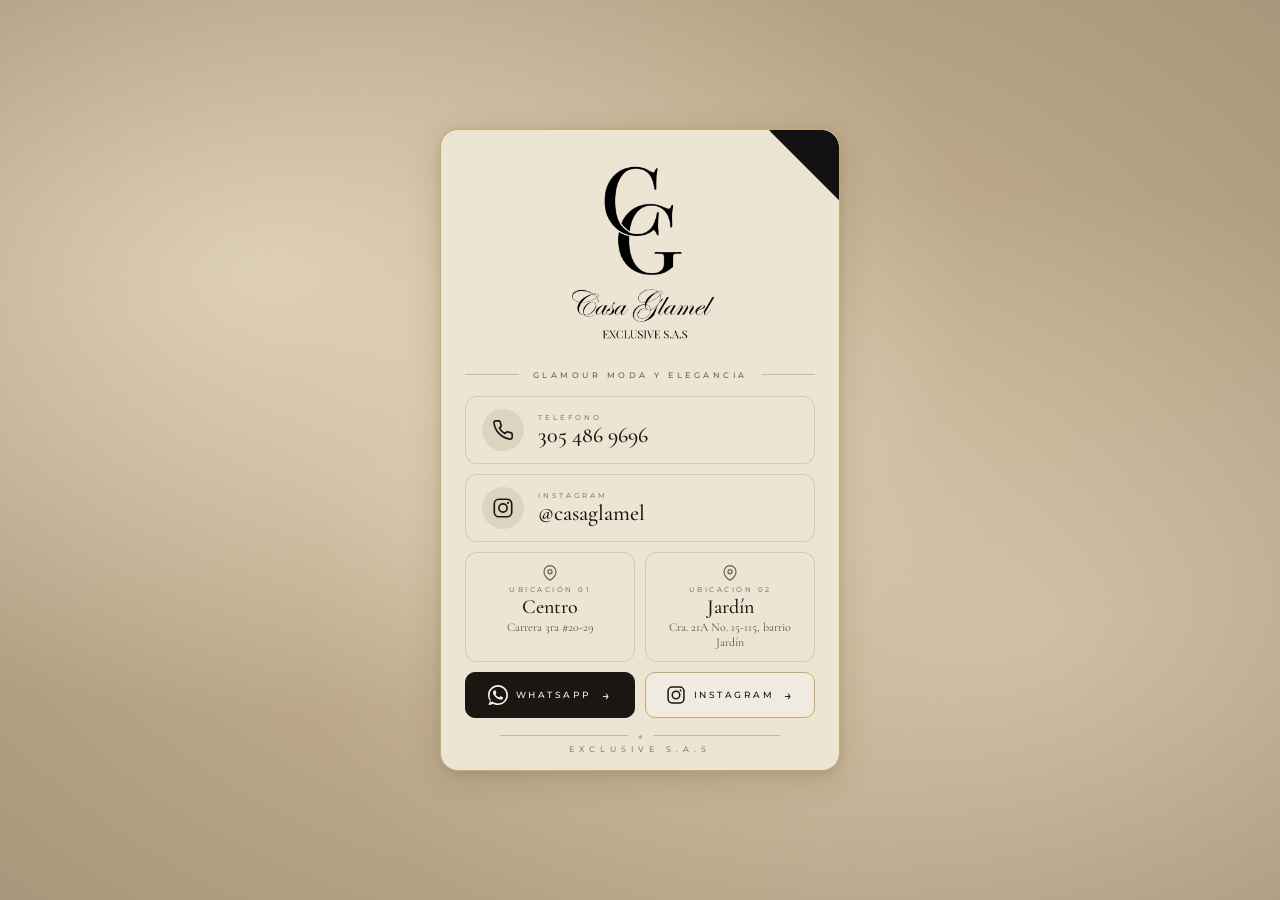
<file: index.html>
<!DOCTYPE html>
<html lang="es">
<head>
  <meta charset="UTF-8" />
  <meta name="viewport" content="width=device-width, initial-scale=1.0, maximum-scale=1.0" />
  <meta name="theme-color" content="#d4c5a9" />
  <meta name="description" content="Casa Glamel Exclusive S.A.S — Glamour, moda y elegancia. Contáctanos por WhatsApp o Instagram. Sedes Centro y Jardín." />
  <title>Casa Glamel | Exclusive S.A.S</title>

  <link rel="icon" type="image/png" href="/assets/images/logo.png" />

  <link rel="preconnect" href="https://fonts.googleapis.com" />
  <link rel="preconnect" href="https://fonts.gstatic.com" crossorigin />
  <link
    href="https://fonts.googleapis.com/css2?family=Cormorant+Garamond:ital,wght@0,400;0,500;0,600;1,400;1,500&family=Montserrat:wght@400;500;600&family=Playfair+Display:ital,wght@0,400;0,500;0,600;1,400;1,500&display=swap"
    rel="stylesheet"
  />

  <link rel="stylesheet" href="/css/styles.css" />
</head>
<body>
  <main class="card">

    <!-- Corte diagonal arriba-derecha -->
    <div class="card__corner" aria-hidden="true"></div>

    <!-- Logo -->
    <header class="hero">
      <img class="hero__logo" src="/assets/images/logo.png" alt="Casa Glamel — monograma GG" />
    </header>

    <!-- Tagline -->
    <p class="tagline">GLAMOUR MODA Y ELEGANCIA</p>

    <!-- Contacto -->
    <section class="contact" aria-label="Contacto">
      <a class="contact__card" href="tel:+573054869696">
        <span class="contact__icon contact__icon--phone">
          <svg viewBox="0 0 24 24" width="22" height="22" fill="none" stroke="currentColor" stroke-width="1.8" stroke-linecap="round" stroke-linejoin="round"><path d="M22 16.92v3a2 2 0 0 1-2.18 2 19.79 19.79 0 0 1-8.63-3.07 19.5 19.5 0 0 1-6-6 19.79 19.79 0 0 1-3.07-8.67A2 2 0 0 1 4.11 2h3a2 2 0 0 1 2 1.72c.127.96.362 1.903.7 2.81a2 2 0 0 1-.45 2.11L8.09 9.91a16 16 0 0 0 6 6l1.27-1.27a2 2 0 0 1 2.11-.45c.907.338 1.85.573 2.81.7A2 2 0 0 1 22 16.92z"/></svg>
        </span>
        <span class="contact__info">
          <span class="contact__label">TELÉFONO</span>
          <span class="contact__value">305 486 9696</span>
        </span>
      </a>
      <a class="contact__card" href="https://www.instagram.com/casaglamel/" target="_blank" rel="noopener">
        <span class="contact__icon contact__icon--ig">
          <svg viewBox="0 0 24 24" width="22" height="22" fill="none" stroke="currentColor" stroke-width="1.8" stroke-linecap="round" stroke-linejoin="round"><rect x="2.5" y="2.5" width="19" height="19" rx="5"/><circle cx="12" cy="12" r="4.5"/><circle cx="17.5" cy="6.5" r="1.2" fill="currentColor" stroke="none"/></svg>
        </span>
        <span class="contact__info">
          <span class="contact__label">INSTAGRAM</span>
          <span class="contact__value">@casaglamel</span>
        </span>
      </a>
    </section>

    <!-- Ubicaciones -->
    <section class="locations" aria-label="Ubicaciones">
      <a
        class="location"
        href="https://www.google.com/maps/place/Casa+Glamel+Exclusive+S.A.S/@11.2416362,-74.2155552,17.05z/data=!4m6!3m5!1s0x8ef4f57c8e496e3f:0xbb39d08a3ac43007!8m2!3d11.241648!4d-74.2130069!16s%2Fg%2F11bbrgfq_g?hl=es-419&entry=ttu&g_ep=EgoyMDI2MDkwOC4wIKXMDSoASAFQAw%3D%3D"
        target="_blank"
        rel="noopener"
      >
        <svg class="location__pin" viewBox="0 0 24 24" width="16" height="16" fill="none" stroke="currentColor" stroke-width="1.8" stroke-linecap="round" stroke-linejoin="round"><path d="M21 10c0 7-9 13-9 13s-9-6-9-13a9 9 0 0 1 18 0z"/><circle cx="12" cy="10" r="3"/></svg>
        <span class="location__tag">UBICACIÓN 01</span>
        <strong class="location__name">Centro</strong>
        <p class="location__addr">Carrera 3ra #20-29</p>
      </a>
      <a
        class="location"
        href="https://www.google.com/maps/place/Casa+Glamel+bodega/@11.2394691,-74.1922973,17z/data=!3m1!4b1!4m6!3m5!1s0x8ef4f5003e400147:0x56c1f2d7206343e8!8m2!3d11.2394691!4d-74.1897224!16s%2Fg%2F11y24k2vr5?hl=es-419&entry=ttu&g_ep=EgoyMDI2MDkwOC4wIKXMDSoASAFQAw%3D%3D"
        target="_blank"
        rel="noopener"
      >
        <svg class="location__pin" viewBox="0 0 24 24" width="16" height="16" fill="none" stroke="currentColor" stroke-width="1.8" stroke-linecap="round" stroke-linejoin="round"><path d="M21 10c0 7-9 13-9 13s-9-6-9-13a9 9 0 0 1 18 0z"/><circle cx="12" cy="10" r="3"/></svg>
        <span class="location__tag">UBICACIÓN 02</span>
        <strong class="location__name">Jardín</strong>
        <p class="location__addr">Cra. 21A No. 15-115, barrio Jardín</p>
      </a>
    </section>

    <!-- Botones -->
    <nav class="actions" aria-label="Acciones">
      <a class="btn btn--dark" href="https://wa.me/573054869696" target="_blank" rel="noopener">
        <svg viewBox="0 0 24 24" width="20" height="20" fill="currentColor"><path d="M17.472 14.382c-.297-.149-1.758-.867-2.03-.967-.273-.099-.471-.148-.67.15-.197.297-.767.966-.94 1.164-.173.199-.347.223-.644.075-.297-.15-1.255-.463-2.39-1.475-.883-.788-1.48-1.761-1.653-2.059-.173-.297-.018-.458.13-.606.134-.133.298-.347.446-.52.149-.174.198-.298.298-.497.099-.198.05-.371-.025-.52-.075-.149-.669-1.612-.916-2.207-.242-.579-.487-.5-.669-.51-.173-.008-.371-.01-.57-.01-.198 0-.52.074-.792.372-.272.297-1.04 1.016-1.04 2.479 0 1.462 1.065 2.875 1.213 3.074.149.198 2.096 3.2 5.077 4.487.709.306 1.262.489 1.694.625.712.227 1.36.195 1.871.118.571-.085 1.758-.719 2.006-1.413.248-.694.248-1.289.173-1.413-.074-.124-.272-.198-.57-.347z"/><path d="M12 0C5.373 0 0 5.373 0 12c0 2.625.846 5.059 2.284 7.034L.789 23.492a.5.5 0 0 0 .627.616l4.584-1.18A11.952 11.952 0 0 0 12 24c6.627 0 12-5.373 12-12S18.627 0 12 0zm0 22c-2.319 0-4.478-.663-6.32-1.806l-.442-.282-2.708.699.724-2.643-.291-.46A9.953 9.953 0 0 1 2 12C2 6.486 6.486 2 12 2s10 4.486 10 10-4.486 10-10 10z"/></svg>
        <span>WHATSAPP</span>
        <span class="btn__arrow">→</span>
      </a>
      <a class="btn btn--light" href="https://www.instagram.com/casaglamel/" target="_blank" rel="noopener">
        <svg viewBox="0 0 24 24" width="20" height="20" fill="none" stroke="currentColor" stroke-width="1.8" stroke-linecap="round" stroke-linejoin="round"><rect x="2.5" y="2.5" width="19" height="19" rx="5"/><circle cx="12" cy="12" r="4.5"/><circle cx="17.5" cy="6.5" r="1.2" fill="currentColor" stroke="none"/></svg>
        <span>INSTAGRAM</span>
        <span class="btn__arrow">→</span>
      </a>
    </nav>

    <!-- Footer -->
    <footer class="footer">
      <span class="footer__line"></span>
      <span class="footer__diamond">◆</span>
      <span class="footer__line"></span>
    </footer>
    <p class="footer__text">EXCLUSIVE S.A.S</p>

  </main>

  <script src="/js/main.js" defer></script>
</body>
</html>
</file>
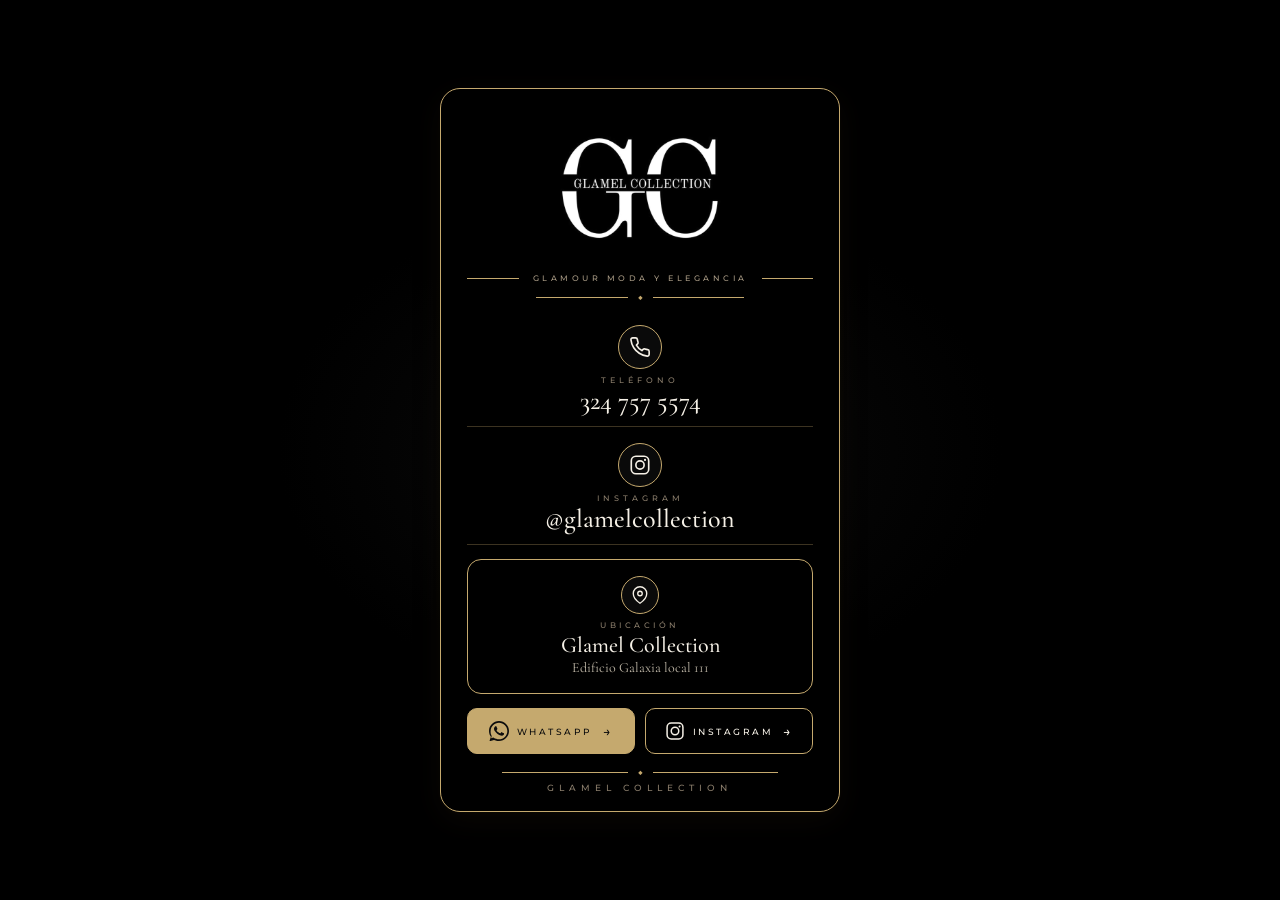
<file: casa2/index.html>
<!DOCTYPE html>
<html lang="es">
<head>
  <meta charset="UTF-8" />
  <meta name="viewport" content="width=device-width, initial-scale=1.0, maximum-scale=1.0" />
  <meta name="theme-color" content="#000000" />
  <meta name="description" content="Glamel Collection — Edificio Galaxia local 111. Contáctanos por WhatsApp o Instagram." />
  <title>Glamel Collection</title>

  <link rel="icon" type="image/jpeg" href="/casa2/logo.jpg" />

  <link rel="preconnect" href="https://fonts.googleapis.com" />
  <link rel="preconnect" href="https://fonts.gstatic.com" crossorigin />
  <link
    href="https://fonts.googleapis.com/css2?family=Cormorant+Garamond:ital,wght@0,400;0,500;0,600;1,400;1,500&family=Montserrat:wght@400;500;600&display=swap"
    rel="stylesheet"
  />

  <style>
    /* ==========================================================
       Glamel Collection — Casa2
       Fondo negro, esquinas curvas, contactos centrados
       ========================================================== */
    :root {
      --ink: #f5f0e6;
      --muted: #a89a84;
      --muted-light: #8a7d6b;
      --line: #c5a96e;
      --line-light: rgba(197, 169, 110, 0.3);
      --text-soft: #c0b8a8;
      --card-bg: #000000;
      --card-border: #c5a96e;
      --icon-bg: #0a0a0a;
      --btn-dark: #c5a96e;
      --btn-dark-text: #0d0d0d;
      --btn-light: transparent;
      --btn-light-border: #c5a96e;

      --font-serif: "Cormorant Garamond", Georgia, serif;
      --font-sans: "Montserrat", Arial, sans-serif;

      --card-width: min(92vw, 400px);
    }

    * { box-sizing: border-box; margin: 0; padding: 0; }
    html, body { width: 100%; height: 100%; overflow: hidden; }

    body {
      font-family: var(--font-sans);
      color: var(--ink);
      display: flex;
      justify-content: center;
      align-items: center;
      background:
        radial-gradient(ellipse at 50% 50%, #0a0a0a 0%, #000000 40%, #000000 100%);
    }

    /* ---- Tarjeta ---- */
    .card {
      width: var(--card-width);
      max-height: 94vh;
      overflow-y: auto;
      overflow-x: hidden;
      position: relative;
      background: var(--card-bg);
      border: 1.5px solid var(--card-border);
      border-radius: 20px;
      padding: 32px 26px 18px;
      display: flex;
      flex-direction: column;
      align-items: center;
      box-shadow: 0 8px 32px rgba(80,60,30,0.12), 0 2px 8px rgba(80,60,30,0.08);
    }

    .card::-webkit-scrollbar { width: 3px; }
    .card::-webkit-scrollbar-track { background: transparent; }
    .card::-webkit-scrollbar-thumb { background: var(--card-border); border-radius: 3px; }

    /* ---- Hero / Logo ---- */
    .hero {
      display: flex;
      flex-direction: column;
      align-items: center;
      margin-bottom: 8px;
      position: relative;
      z-index: 1;
    }

    .hero__logo {
      width: min(55vw, 190px);
      height: auto;
      margin-bottom: 10px;
      filter: invert(1);
      mix-blend-mode: screen;
    }

    /* ---- Tagline ---- */
    .tagline {
      display: flex;
      align-items: center;
      justify-content: center;
      gap: 14px;
      font-family: var(--font-sans);
      font-size: 8px;
      font-weight: 500;
      letter-spacing: 3.5px;
      color: var(--muted);
      margin: 0 0 6px;
      white-space: nowrap;
      position: relative;
      z-index: 1;
      width: 100%;
    }

    .tagline::before,
    .tagline::after {
      content: "";
      height: 1px;
      flex: 1;
      background: var(--line);
    }

    /* ---- Separador diamante ---- */
    .sep {
      display: flex;
      align-items: center;
      gap: 10px;
      width: 60%;
      margin: 4px 0 14px;
      position: relative;
      z-index: 1;
    }

    .sep__line {
      flex: 1;
      height: 1px;
      background: var(--line);
    }

    .sep__diamond {
      font-size: 8px;
      color: var(--line);
      line-height: 1;
    }

    /* ---- Contacto ---- */
    .contact {
      display: flex;
      flex-direction: column;
      gap: 6px;
      width: 100%;
      position: relative;
      z-index: 1;
    }

    .contact__item {
      display: flex;
      flex-direction: column;
      align-items: center;
      text-align: center;
      padding: 10px 0 12px;
      border-bottom: 1px solid var(--line-light);
    }

    .contact__item:last-child {
      border-bottom: 1px solid var(--line-light);
    }

    .contact__icon {
      display: flex;
      align-items: center;
      justify-content: center;
      width: 44px;
      height: 44px;
      border-radius: 50%;
      border: 1.5px solid var(--line);
      color: var(--ink);
      margin-bottom: 6px;
      background: var(--icon-bg);
    }

    .contact__label {
      font-family: var(--font-sans);
      font-size: 8px;
      font-weight: 500;
      letter-spacing: 4px;
      color: var(--muted-light);
      text-transform: uppercase;
      margin-bottom: 3px;
    }

    .contact__value {
      font-family: var(--font-serif);
      font-size: 26px;
      font-weight: 500;
      line-height: 1;
      color: var(--ink);
      text-decoration: none;
    }

    .contact__link {
      color: inherit;
      text-decoration: none;
    }

    /* ---- Ubicación ---- */
    .location {
      display: flex;
      flex-direction: column;
      align-items: center;
      text-align: center;
      padding: 16px 20px;
      background: var(--card-bg);
      border: 1.5px solid var(--line);
      border-radius: 14px;
      text-decoration: none;
      color: inherit;
      cursor: pointer;
      width: 100%;
      margin-top: 14px;
      position: relative;
      z-index: 1;
    }

    .location:hover { background: #0a0a0a; }

    .location__pin {
      display: flex;
      align-items: center;
      justify-content: center;
      width: 38px;
      height: 38px;
      border-radius: 50%;
      border: 1.5px solid var(--line);
      color: var(--ink);
      margin-bottom: 6px;
      background: var(--icon-bg);
    }

    .location__tag {
      font-family: var(--font-sans);
      font-size: 8px;
      font-weight: 500;
      letter-spacing: 3.5px;
      color: var(--muted-light);
      text-transform: uppercase;
      margin-bottom: 4px;
    }

    .location__name {
      font-family: var(--font-serif);
      font-size: 22px;
      font-weight: 500;
      display: block;
      line-height: 1;
      margin-bottom: 3px;
    }

    .location__addr {
      font-family: var(--font-serif);
      font-size: 14px;
      color: var(--text-soft);
      line-height: 1.3;
    }

    /* ---- Botones ---- */
    .actions {
      display: flex;
      gap: 10px;
      width: 100%;
      margin-top: 14px;
      position: relative;
      z-index: 1;
    }

    .btn {
      flex: 1;
      display: flex;
      align-items: center;
      justify-content: center;
      gap: 8px;
      padding: 12px 10px;
      text-decoration: none;
      font-family: var(--font-sans);
      font-size: 9px;
      font-weight: 500;
      letter-spacing: 2.5px;
      border-radius: 10px;
      cursor: pointer;
      transition: opacity 0.2s;
    }

    .btn:hover { opacity: 0.85; }
    .btn svg { flex-shrink: 0; }
    .btn__arrow { font-size: 13px; margin-left: 2px; }

    .btn--dark {
      background: var(--btn-dark);
      color: var(--btn-dark-text);
      border: 1.5px solid var(--btn-dark);
    }

    .btn--light {
      background: transparent;
      color: var(--ink);
      border: 1.5px solid var(--btn-light-border);
    }

    /* ---- Footer ---- */
    .footer {
      display: flex;
      flex-direction: column;
      align-items: center;
      width: 80%;
      margin-top: 14px;
      position: relative;
      z-index: 1;
    }

    .footer__lines {
      display: flex;
      align-items: center;
      gap: 10px;
      width: 100%;
      margin-bottom: 6px;
    }

    .footer__line {
      flex: 1;
      height: 1px;
      background: var(--line);
    }

    .footer__diamond {
      font-size: 8px;
      color: var(--line);
      line-height: 1;
    }

    .footer__text {
      font-family: var(--font-sans);
      font-size: 9px;
      font-weight: 500;
      letter-spacing: 5px;
      color: var(--muted-light);
    }

    /* ---- Responsive ---- */
    @media (max-height: 700px) {
      .card { padding: 22px 20px 14px; }
      .hero__logo { width: min(45vw, 150px); }
      .contact__icon { width: 38px; height: 38px; }
      .contact__value { font-size: 22px; }
      .location { padding: 12px 16px; }
      .location__name { font-size: 19px; }
    }
  </style>
</head>
<body>
  <main class="card">

    <header class="hero">
      <img class="hero__logo" src="/casa2/logo.jpg" alt="Glamel Collection — monograma GC" />
    </header>

    <p class="tagline">GLAMOUR MODA Y ELEGANCIA</p>

    <div class="sep" aria-hidden="true">
      <span class="sep__line"></span>
      <span class="sep__diamond">◆</span>
      <span class="sep__line"></span>
    </div>

    <section class="contact" aria-label="Contacto">
      <div class="contact__item">
        <span class="contact__icon">
          <svg viewBox="0 0 24 24" width="22" height="22" fill="none" stroke="currentColor" stroke-width="1.8" stroke-linecap="round" stroke-linejoin="round"><path d="M22 16.92v3a2 2 0 0 1-2.18 2 19.79 19.79 0 0 1-8.63-3.07 19.5 19.5 0 0 1-6-6 19.79 19.79 0 0 1-3.07-8.67A2 2 0 0 1 4.11 2h3a2 2 0 0 1 2 1.72c.127.96.362 1.903.7 2.81a2 2 0 0 1-.45 2.11L8.09 9.91a16 16 0 0 0 6 6l1.27-1.27a2 2 0 0 1 2.11-.45c.907.338 1.85.573 2.81.7A2 2 0 0 1 22 16.92z"/></svg>
        </span>
        <span class="contact__label">TELÉFONO</span>
        <a class="contact__value contact__link" href="tel:+573247575574">324 757 5574</a>
      </div>
      <div class="contact__item">
        <span class="contact__icon">
          <svg viewBox="0 0 24 24" width="22" height="22" fill="none" stroke="currentColor" stroke-width="1.8" stroke-linecap="round" stroke-linejoin="round"><rect x="2.5" y="2.5" width="19" height="19" rx="5"/><circle cx="12" cy="12" r="4.5"/><circle cx="17.5" cy="6.5" r="1.2" fill="currentColor" stroke="none"/></svg>
        </span>
        <span class="contact__label">INSTAGRAM</span>
        <a class="contact__value contact__link" href="https://www.instagram.com/glamelcollection?stkn=MXNrMHd6YmpsajBndQ==" target="_blank" rel="noopener">@glamelcollection</a>
      </div>
    </section>

    <a class="location" href="https://www.google.com/maps/search/?api=1&query=Edificio+Galaxia+Santa+Marta" target="_blank" rel="noopener">
      <span class="location__pin">
        <svg viewBox="0 0 24 24" width="18" height="18" fill="none" stroke="currentColor" stroke-width="1.8" stroke-linecap="round" stroke-linejoin="round"><path d="M21 10c0 7-9 13-9 13s-9-6-9-13a9 9 0 0 1 18 0z"/><circle cx="12" cy="10" r="3"/></svg>
      </span>
      <span class="location__tag">UBICACIÓN</span>
      <strong class="location__name">Glamel Collection</strong>
      <p class="location__addr">Edificio Galaxia local 111</p>
    </a>

    <nav class="actions" aria-label="Acciones">
      <a class="btn btn--dark" href="https://wa.me/573247575574" target="_blank" rel="noopener">
        <svg viewBox="0 0 24 24" width="20" height="20" fill="currentColor"><path d="M17.472 14.382c-.297-.149-1.758-.867-2.03-.967-.273-.099-.471-.148-.67.15-.197.297-.767.966-.94 1.164-.173.199-.347.223-.644.075-.297-.15-1.255-.463-2.39-1.475-.883-.788-1.48-1.761-1.653-2.059-.173-.297-.018-.458.13-.606.134-.133.298-.347.446-.52.149-.174.198-.298.298-.497.099-.198.05-.371-.025-.52-.075-.149-.669-1.612-.916-2.207-.242-.579-.487-.5-.669-.51-.173-.008-.371-.01-.57-.01-.198 0-.52.074-.792.372-.272.297-1.04 1.016-1.04 2.479 0 1.462 1.065 2.875 1.213 3.074.149.198 2.096 3.2 5.077 4.487.709.306 1.262.489 1.694.625.712.227 1.36.195 1.871.118.571-.085 1.758-.719 2.006-1.413.248-.694.248-1.289.173-1.413-.074-.124-.272-.198-.57-.347z"/><path d="M12 0C5.373 0 0 5.373 0 12c0 2.625.846 5.059 2.284 7.034L.789 23.492a.5.5 0 0 0 .627.616l4.584-1.18A11.952 11.952 0 0 0 12 24c6.627 0 12-5.373 12-12S18.627 0 12 0zm0 22c-2.319 0-4.478-.663-6.32-1.806l-.442-.282-2.708.699.724-2.643-.291-.46A9.953 9.953 0 0 1 2 12C2 6.486 6.486 2 12 2s10 4.486 10 10-4.486 10-10 10z"/></svg>
        <span>WHATSAPP</span>
        <span class="btn__arrow">→</span>
      </a>
      <a class="btn btn--light" href="https://www.instagram.com/glamelcollection?stkn=MXNrMHd6YmpsajBndQ==" target="_blank" rel="noopener">
        <svg viewBox="0 0 24 24" width="20" height="20" fill="none" stroke="currentColor" stroke-width="1.8" stroke-linecap="round" stroke-linejoin="round"><rect x="2.5" y="2.5" width="19" height="19" rx="5"/><circle cx="12" cy="12" r="4.5"/><circle cx="17.5" cy="6.5" r="1.2" fill="currentColor" stroke="none"/></svg>
        <span>INSTAGRAM</span>
        <span class="btn__arrow">→</span>
      </a>
    </nav>

    <div class="footer">
      <div class="footer__lines">
        <span class="footer__line"></span>
        <span class="footer__diamond">◆</span>
        <span class="footer__line"></span>
      </div>
      <span class="footer__text">GLAMEL COLLECTION</span>
    </div>
  </main>

  <script src="/js/main.js" defer></script>
</body>
</html>
</file>
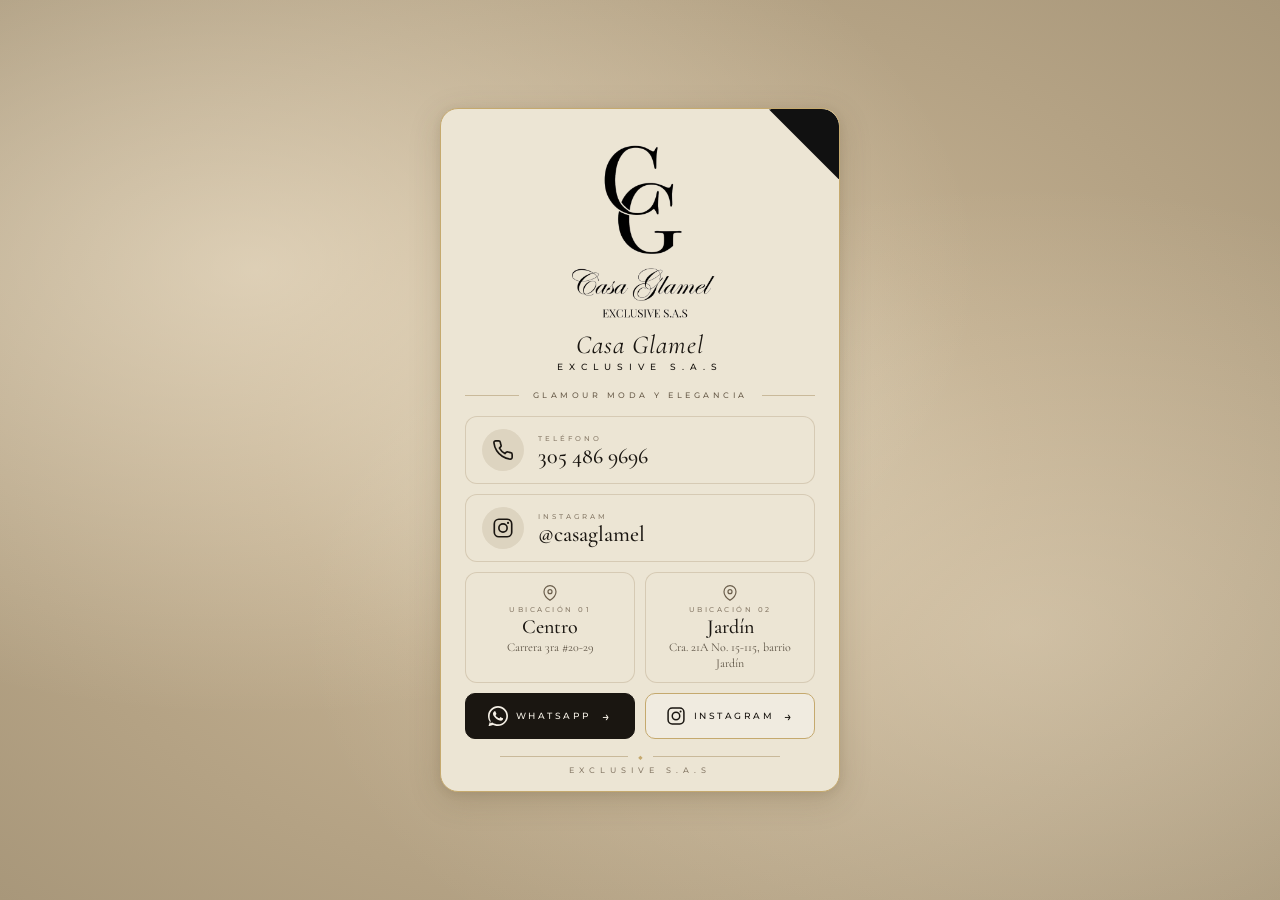
<file: casaglmaer/index.html>
<!DOCTYPE html>
<html lang="es">
<head>
  <meta charset="UTF-8" />
  <meta name="viewport" content="width=device-width, initial-scale=1.0, maximum-scale=1.0" />
  <meta name="theme-color" content="#d4c5a9" />
  <meta name="description" content="Casa Glamel Exclusive S.A.S — Glamour, moda y elegancia. Contáctanos por WhatsApp o Instagram. Sedes Centro y Jardín." />
  <title>Casa Glamel | Exclusive S.A.S</title>

  <link rel="icon" type="image/png" href="/assets/images/logo.png" />

  <link rel="preconnect" href="https://fonts.googleapis.com" />
  <link rel="preconnect" href="https://fonts.gstatic.com" crossorigin />
  <link
    href="https://fonts.googleapis.com/css2?family=Cormorant+Garamond:ital,wght@0,400;0,500;0,600;1,400;1,500&family=Montserrat:wght@400;500;600&family=Playfair+Display:ital,wght@0,400;0,500;0,600;1,400;1,500&display=swap"
    rel="stylesheet"
  />

  <link rel="stylesheet" href="/css/styles.css" />
</head>
<body>
  <main class="card">

    <!-- Corte diagonal arriba-derecha -->
    <div class="card__corner" aria-hidden="true"></div>

    <!-- Logo -->
    <header class="hero">
      <img class="hero__logo" src="/assets/images/logo.png" alt="Casa Glamel — monograma GG" />
      <h1 class="hero__name">Casa Glamel</h1>
      <p class="hero__sub">EXCLUSIVE S.A.S</p>
    </header>

    <!-- Tagline -->
    <p class="tagline">GLAMOUR MODA Y ELEGANCIA</p>

    <!-- Contacto -->
    <section class="contact" aria-label="Contacto">
      <a class="contact__card" href="tel:+573054869696">
        <span class="contact__icon contact__icon--phone">
          <svg viewBox="0 0 24 24" width="22" height="22" fill="none" stroke="currentColor" stroke-width="1.8" stroke-linecap="round" stroke-linejoin="round"><path d="M22 16.92v3a2 2 0 0 1-2.18 2 19.79 19.79 0 0 1-8.63-3.07 19.5 19.5 0 0 1-6-6 19.79 19.79 0 0 1-3.07-8.67A2 2 0 0 1 4.11 2h3a2 2 0 0 1 2 1.72c.127.96.362 1.903.7 2.81a2 2 0 0 1-.45 2.11L8.09 9.91a16 16 0 0 0 6 6l1.27-1.27a2 2 0 0 1 2.11-.45c.907.338 1.85.573 2.81.7A2 2 0 0 1 22 16.92z"/></svg>
        </span>
        <span class="contact__info">
          <span class="contact__label">TELÉFONO</span>
          <span class="contact__value">305 486 9696</span>
        </span>
      </a>
      <a class="contact__card" href="https://www.instagram.com/casaglamel/" target="_blank" rel="noopener">
        <span class="contact__icon contact__icon--ig">
          <svg viewBox="0 0 24 24" width="22" height="22" fill="none" stroke="currentColor" stroke-width="1.8" stroke-linecap="round" stroke-linejoin="round"><rect x="2.5" y="2.5" width="19" height="19" rx="5"/><circle cx="12" cy="12" r="4.5"/><circle cx="17.5" cy="6.5" r="1.2" fill="currentColor" stroke="none"/></svg>
        </span>
        <span class="contact__info">
          <span class="contact__label">INSTAGRAM</span>
          <span class="contact__value">@casaglamel</span>
        </span>
      </a>
    </section>

    <!-- Ubicaciones -->
    <section class="locations" aria-label="Ubicaciones">
      <a
        class="location"
        href="https://www.google.com/maps/place/Casa+Glamel+Exclusive+S.A.S/@11.2416362,-74.2155552,17.05z/data=!4m6!3m5!1s0x8ef4f57c8e496e3f:0xbb39d08a3ac43007!8m2!3d11.241648!4d-74.2130069!16s%2Fg%2F11bbrgfq_g?hl=es-419&entry=ttu&g_ep=EgoyMDI2MDkwOC4wIKXMDSoASAFQAw%3D%3D"
        target="_blank"
        rel="noopener"
      >
        <svg class="location__pin" viewBox="0 0 24 24" width="16" height="16" fill="none" stroke="currentColor" stroke-width="1.8" stroke-linecap="round" stroke-linejoin="round"><path d="M21 10c0 7-9 13-9 13s-9-6-9-13a9 9 0 0 1 18 0z"/><circle cx="12" cy="10" r="3"/></svg>
        <span class="location__tag">UBICACIÓN 01</span>
        <strong class="location__name">Centro</strong>
        <p class="location__addr">Carrera 3ra #20-29</p>
      </a>
      <a
        class="location"
        href="https://www.google.com/maps/place/Casa+Glamel+bodega/@11.2394691,-74.1922973,17z/data=!3m1!4b1!4m6!3m5!1s0x8ef4f5003e400147:0x56c1f2d7206343e8!8m2!3d11.2394691!4d-74.1897224!16s%2Fg%2F11y24k2vr5?hl=es-419&entry=ttu&g_ep=EgoyMDI2MDkwOC4wIKXMDSoASAFQAw%3D%3D"
        target="_blank"
        rel="noopener"
      >
        <svg class="location__pin" viewBox="0 0 24 24" width="16" height="16" fill="none" stroke="currentColor" stroke-width="1.8" stroke-linecap="round" stroke-linejoin="round"><path d="M21 10c0 7-9 13-9 13s-9-6-9-13a9 9 0 0 1 18 0z"/><circle cx="12" cy="10" r="3"/></svg>
        <span class="location__tag">UBICACIÓN 02</span>
        <strong class="location__name">Jardín</strong>
        <p class="location__addr">Cra. 21A No. 15-115, barrio Jardín</p>
      </a>
    </section>

    <!-- Botones -->
    <nav class="actions" aria-label="Acciones">
      <a class="btn btn--dark" href="https://wa.me/573054869696" target="_blank" rel="noopener">
        <svg viewBox="0 0 24 24" width="20" height="20" fill="currentColor"><path d="M17.472 14.382c-.297-.149-1.758-.867-2.03-.967-.273-.099-.471-.148-.67.15-.197.297-.767.966-.94 1.164-.173.199-.347.223-.644.075-.297-.15-1.255-.463-2.39-1.475-.883-.788-1.48-1.761-1.653-2.059-.173-.297-.018-.458.13-.606.134-.133.298-.347.446-.52.149-.174.198-.298.298-.497.099-.198.05-.371-.025-.52-.075-.149-.669-1.612-.916-2.207-.242-.579-.487-.5-.669-.51-.173-.008-.371-.01-.57-.01-.198 0-.52.074-.792.372-.272.297-1.04 1.016-1.04 2.479 0 1.462 1.065 2.875 1.213 3.074.149.198 2.096 3.2 5.077 4.487.709.306 1.262.489 1.694.625.712.227 1.36.195 1.871.118.571-.085 1.758-.719 2.006-1.413.248-.694.248-1.289.173-1.413-.074-.124-.272-.198-.57-.347z"/><path d="M12 0C5.373 0 0 5.373 0 12c0 2.625.846 5.059 2.284 7.034L.789 23.492a.5.5 0 0 0 .627.616l4.584-1.18A11.952 11.952 0 0 0 12 24c6.627 0 12-5.373 12-12S18.627 0 12 0zm0 22c-2.319 0-4.478-.663-6.32-1.806l-.442-.282-2.708.699.724-2.643-.291-.46A9.953 9.953 0 0 1 2 12C2 6.486 6.486 2 12 2s10 4.486 10 10-4.486 10-10 10z"/></svg>
        <span>WHATSAPP</span>
        <span class="btn__arrow">→</span>
      </a>
      <a class="btn btn--light" href="https://www.instagram.com/casaglamel/" target="_blank" rel="noopener">
        <svg viewBox="0 0 24 24" width="20" height="20" fill="none" stroke="currentColor" stroke-width="1.8" stroke-linecap="round" stroke-linejoin="round"><rect x="2.5" y="2.5" width="19" height="19" rx="5"/><circle cx="12" cy="12" r="4.5"/><circle cx="17.5" cy="6.5" r="1.2" fill="currentColor" stroke="none"/></svg>
        <span>INSTAGRAM</span>
        <span class="btn__arrow">→</span>
      </a>
    </nav>

    <!-- Footer -->
    <footer class="footer">
      <span class="footer__line"></span>
      <span class="footer__diamond">◆</span>
      <span class="footer__line"></span>
    </footer>
    <p class="footer__text">EXCLUSIVE S.A.S</p>

  </main>

  <script src="/js/main.js" defer></script>
</body>
</html>
</file>
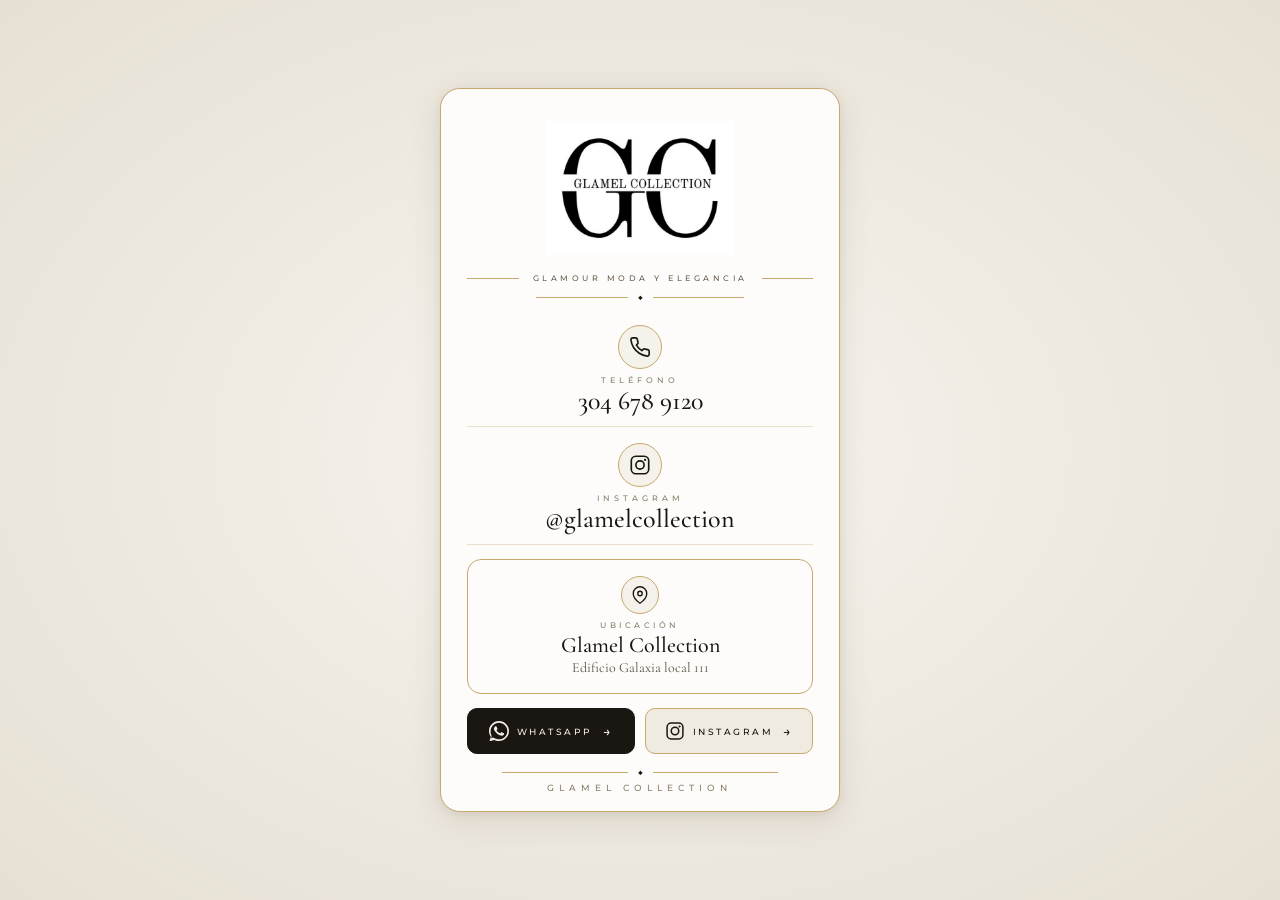
<file: casaglmaer/casa2/index.html>
<!DOCTYPE html>
<html lang="es">
<head>
  <meta charset="UTF-8" />
  <meta name="viewport" content="width=device-width, initial-scale=1.0, maximum-scale=1.0" />
  <meta name="theme-color" content="#f5f0e6" />
  <meta name="description" content="Glamel Collection — Edificio Galaxia local 111. Contáctanos por WhatsApp o Instagram." />
  <title>Glamel Collection</title>

  <link rel="icon" type="image/jpeg" href="/casa2/logo.jpg" />

  <link rel="preconnect" href="https://fonts.googleapis.com" />
  <link rel="preconnect" href="https://fonts.gstatic.com" crossorigin />
  <link
    href="https://fonts.googleapis.com/css2?family=Cormorant+Garamond:ital,wght@0,400;0,500;0,600;1,400;1,500&family=Montserrat:wght@400;500;600&display=swap"
    rel="stylesheet"
  />

  <style>
    /* ==========================================================
       Glamel Collection — Casa2
       Fondo blanco, esquinas curvas, contactos centrados
       ========================================================== */
    :root {
      --ink: #1a1611;
      --muted: #6b5e4c;
      --muted-light: #8a7d6b;
      --line: #c5a96e;
      --line-light: rgba(197, 169, 110, 0.35);
      --text-soft: #5a5042;
      --card-bg: #fdfcfa;
      --card-border: #c5a96e;
      --icon-bg: #f5f2eb;
      --btn-dark: #1a1611;
      --btn-dark-text: #f5f0e6;
      --btn-light: #f0ebe0;
      --btn-light-border: #c5a96e;

      --font-serif: "Cormorant Garamond", Georgia, serif;
      --font-sans: "Montserrat", Arial, sans-serif;

      --card-width: min(92vw, 400px);
    }

    * { box-sizing: border-box; margin: 0; padding: 0; }
    html, body { width: 100%; height: 100%; overflow: hidden; }

    body {
      font-family: var(--font-sans);
      color: var(--ink);
      display: flex;
      justify-content: center;
      align-items: center;
      background:
        radial-gradient(ellipse at 50% 50%, #f8f6f0 0%, #f0ece4 40%, #e6e0d4 100%);
    }

    /* ---- Tarjeta ---- */
    .card {
      width: var(--card-width);
      max-height: 94vh;
      overflow-y: auto;
      overflow-x: hidden;
      position: relative;
      background: var(--card-bg);
      border: 1.5px solid var(--card-border);
      border-radius: 20px;
      padding: 32px 26px 18px;
      display: flex;
      flex-direction: column;
      align-items: center;
      box-shadow: 0 8px 32px rgba(80,60,30,0.12), 0 2px 8px rgba(80,60,30,0.08);
    }

    .card::-webkit-scrollbar { width: 3px; }
    .card::-webkit-scrollbar-track { background: transparent; }
    .card::-webkit-scrollbar-thumb { background: var(--card-border); border-radius: 3px; }

    /* ---- Hero / Logo ---- */
    .hero {
      display: flex;
      flex-direction: column;
      align-items: center;
      margin-bottom: 8px;
      position: relative;
      z-index: 1;
    }

    .hero__logo {
      width: min(55vw, 190px);
      height: auto;
      margin-bottom: 10px;
    }

    /* ---- Tagline ---- */
    .tagline {
      display: flex;
      align-items: center;
      justify-content: center;
      gap: 14px;
      font-family: var(--font-sans);
      font-size: 8px;
      font-weight: 500;
      letter-spacing: 3.5px;
      color: var(--muted);
      margin: 0 0 6px;
      white-space: nowrap;
      position: relative;
      z-index: 1;
      width: 100%;
    }

    .tagline::before,
    .tagline::after {
      content: "";
      height: 1px;
      flex: 1;
      background: var(--line);
    }

    /* ---- Separador diamante ---- */
    .sep {
      display: flex;
      align-items: center;
      gap: 10px;
      width: 60%;
      margin: 4px 0 14px;
      position: relative;
      z-index: 1;
    }

    .sep__line {
      flex: 1;
      height: 1px;
      background: var(--line);
    }

    .sep__diamond {
      font-size: 8px;
      color: var(--ink);
      line-height: 1;
    }

    /* ---- Contacto ---- */
    .contact {
      display: flex;
      flex-direction: column;
      gap: 6px;
      width: 100%;
      position: relative;
      z-index: 1;
    }

    .contact__item {
      display: flex;
      flex-direction: column;
      align-items: center;
      text-align: center;
      padding: 10px 0 12px;
      border-bottom: 1px solid var(--line-light);
    }

    .contact__item:last-child {
      border-bottom: 1px solid var(--line-light);
    }

    .contact__icon {
      display: flex;
      align-items: center;
      justify-content: center;
      width: 44px;
      height: 44px;
      border-radius: 50%;
      border: 1.5px solid var(--line);
      color: var(--ink);
      margin-bottom: 6px;
      background: var(--icon-bg);
    }

    .contact__label {
      font-family: var(--font-sans);
      font-size: 8px;
      font-weight: 500;
      letter-spacing: 4px;
      color: var(--muted-light);
      text-transform: uppercase;
      margin-bottom: 3px;
    }

    .contact__value {
      font-family: var(--font-serif);
      font-size: 26px;
      font-weight: 500;
      line-height: 1;
      color: var(--ink);
      text-decoration: none;
    }

    .contact__link {
      color: inherit;
      text-decoration: none;
    }

    /* ---- Ubicación ---- */
    .location {
      display: flex;
      flex-direction: column;
      align-items: center;
      text-align: center;
      padding: 16px 20px;
      background: var(--card-bg);
      border: 1.5px solid var(--line);
      border-radius: 14px;
      text-decoration: none;
      color: inherit;
      cursor: pointer;
      width: 100%;
      margin-top: 14px;
      position: relative;
      z-index: 1;
    }

    .location:hover { background: #f5f2eb; }

    .location__pin {
      display: flex;
      align-items: center;
      justify-content: center;
      width: 38px;
      height: 38px;
      border-radius: 50%;
      border: 1.5px solid var(--line);
      color: var(--ink);
      margin-bottom: 6px;
      background: var(--icon-bg);
    }

    .location__tag {
      font-family: var(--font-sans);
      font-size: 8px;
      font-weight: 500;
      letter-spacing: 3.5px;
      color: var(--muted-light);
      text-transform: uppercase;
      margin-bottom: 4px;
    }

    .location__name {
      font-family: var(--font-serif);
      font-size: 22px;
      font-weight: 500;
      display: block;
      line-height: 1;
      margin-bottom: 3px;
    }

    .location__addr {
      font-family: var(--font-serif);
      font-size: 14px;
      color: var(--text-soft);
      line-height: 1.3;
    }

    /* ---- Botones ---- */
    .actions {
      display: flex;
      gap: 10px;
      width: 100%;
      margin-top: 14px;
      position: relative;
      z-index: 1;
    }

    .btn {
      flex: 1;
      display: flex;
      align-items: center;
      justify-content: center;
      gap: 8px;
      padding: 12px 10px;
      text-decoration: none;
      font-family: var(--font-sans);
      font-size: 9px;
      font-weight: 500;
      letter-spacing: 2.5px;
      border-radius: 10px;
      cursor: pointer;
      transition: opacity 0.2s;
    }

    .btn:hover { opacity: 0.85; }
    .btn svg { flex-shrink: 0; }
    .btn__arrow { font-size: 13px; margin-left: 2px; }

    .btn--dark {
      background: var(--btn-dark);
      color: var(--btn-dark-text);
      border: 1.5px solid var(--btn-dark);
    }

    .btn--light {
      background: var(--btn-light);
      color: var(--ink);
      border: 1.5px solid var(--btn-light-border);
    }

    /* ---- Footer ---- */
    .footer {
      display: flex;
      flex-direction: column;
      align-items: center;
      width: 80%;
      margin-top: 14px;
      position: relative;
      z-index: 1;
    }

    .footer__lines {
      display: flex;
      align-items: center;
      gap: 10px;
      width: 100%;
      margin-bottom: 6px;
    }

    .footer__line {
      flex: 1;
      height: 1px;
      background: var(--line);
    }

    .footer__diamond {
      font-size: 8px;
      color: var(--ink);
      line-height: 1;
    }

    .footer__text {
      font-family: var(--font-sans);
      font-size: 9px;
      font-weight: 500;
      letter-spacing: 5px;
      color: var(--muted-light);
    }

    /* ---- Responsive ---- */
    @media (max-height: 700px) {
      .card { padding: 22px 20px 14px; }
      .hero__logo { width: min(45vw, 150px); }
      .contact__icon { width: 38px; height: 38px; }
      .contact__value { font-size: 22px; }
      .location { padding: 12px 16px; }
      .location__name { font-size: 19px; }
    }
  </style>
</head>
<body>
  <main class="card">

    <header class="hero">
      <img class="hero__logo" src="/casa2/logo.jpg" alt="Glamel Collection — monograma GC" />
    </header>

    <p class="tagline">GLAMOUR MODA Y ELEGANCIA</p>

    <div class="sep" aria-hidden="true">
      <span class="sep__line"></span>
      <span class="sep__diamond">◆</span>
      <span class="sep__line"></span>
    </div>

    <section class="contact" aria-label="Contacto">
      <div class="contact__item">
        <span class="contact__icon">
          <svg viewBox="0 0 24 24" width="22" height="22" fill="none" stroke="currentColor" stroke-width="1.8" stroke-linecap="round" stroke-linejoin="round"><path d="M22 16.92v3a2 2 0 0 1-2.18 2 19.79 19.79 0 0 1-8.63-3.07 19.5 19.5 0 0 1-6-6 19.79 19.79 0 0 1-3.07-8.67A2 2 0 0 1 4.11 2h3a2 2 0 0 1 2 1.72c.127.96.362 1.903.7 2.81a2 2 0 0 1-.45 2.11L8.09 9.91a16 16 0 0 0 6 6l1.27-1.27a2 2 0 0 1 2.11-.45c.907.338 1.85.573 2.81.7A2 2 0 0 1 22 16.92z"/></svg>
        </span>
        <span class="contact__label">TELÉFONO</span>
        <a class="contact__value contact__link" href="tel:+573046789120">304 678 9120</a>
      </div>
      <div class="contact__item">
        <span class="contact__icon">
          <svg viewBox="0 0 24 24" width="22" height="22" fill="none" stroke="currentColor" stroke-width="1.8" stroke-linecap="round" stroke-linejoin="round"><rect x="2.5" y="2.5" width="19" height="19" rx="5"/><circle cx="12" cy="12" r="4.5"/><circle cx="17.5" cy="6.5" r="1.2" fill="currentColor" stroke="none"/></svg>
        </span>
        <span class="contact__label">INSTAGRAM</span>
        <a class="contact__value contact__link" href="https://www.instagram.com/glamelcollection?stkn=MXNrMHd6YmpsajBndQ==" target="_blank" rel="noopener">@glamelcollection</a>
      </div>
    </section>

    <a class="location" href="https://www.google.com/maps/search/?api=1&query=Edificio+Galaxia+Santa+Marta" target="_blank" rel="noopener">
      <span class="location__pin">
        <svg viewBox="0 0 24 24" width="18" height="18" fill="none" stroke="currentColor" stroke-width="1.8" stroke-linecap="round" stroke-linejoin="round"><path d="M21 10c0 7-9 13-9 13s-9-6-9-13a9 9 0 0 1 18 0z"/><circle cx="12" cy="10" r="3"/></svg>
      </span>
      <span class="location__tag">UBICACIÓN</span>
      <strong class="location__name">Glamel Collection</strong>
      <p class="location__addr">Edificio Galaxia local 111</p>
    </a>

    <nav class="actions" aria-label="Acciones">
      <a class="btn btn--dark" href="https://wa.me/573046789120" target="_blank" rel="noopener">
        <svg viewBox="0 0 24 24" width="20" height="20" fill="currentColor"><path d="M17.472 14.382c-.297-.149-1.758-.867-2.03-.967-.273-.099-.471-.148-.67.15-.197.297-.767.966-.94 1.164-.173.199-.347.223-.644.075-.297-.15-1.255-.463-2.39-1.475-.883-.788-1.48-1.761-1.653-2.059-.173-.297-.018-.458.13-.606.134-.133.298-.347.446-.52.149-.174.198-.298.298-.497.099-.198.05-.371-.025-.52-.075-.149-.669-1.612-.916-2.207-.242-.579-.487-.5-.669-.51-.173-.008-.371-.01-.57-.01-.198 0-.52.074-.792.372-.272.297-1.04 1.016-1.04 2.479 0 1.462 1.065 2.875 1.213 3.074.149.198 2.096 3.2 5.077 4.487.709.306 1.262.489 1.694.625.712.227 1.36.195 1.871.118.571-.085 1.758-.719 2.006-1.413.248-.694.248-1.289.173-1.413-.074-.124-.272-.198-.57-.347z"/><path d="M12 0C5.373 0 0 5.373 0 12c0 2.625.846 5.059 2.284 7.034L.789 23.492a.5.5 0 0 0 .627.616l4.584-1.18A11.952 11.952 0 0 0 12 24c6.627 0 12-5.373 12-12S18.627 0 12 0zm0 22c-2.319 0-4.478-.663-6.32-1.806l-.442-.282-2.708.699.724-2.643-.291-.46A9.953 9.953 0 0 1 2 12C2 6.486 6.486 2 12 2s10 4.486 10 10-4.486 10-10 10z"/></svg>
        <span>WHATSAPP</span>
        <span class="btn__arrow">→</span>
      </a>
      <a class="btn btn--light" href="https://www.instagram.com/glamelcollection?stkn=MXNrMHd6YmpsajBndQ==" target="_blank" rel="noopener">
        <svg viewBox="0 0 24 24" width="20" height="20" fill="none" stroke="currentColor" stroke-width="1.8" stroke-linecap="round" stroke-linejoin="round"><rect x="2.5" y="2.5" width="19" height="19" rx="5"/><circle cx="12" cy="12" r="4.5"/><circle cx="17.5" cy="6.5" r="1.2" fill="currentColor" stroke="none"/></svg>
        <span>INSTAGRAM</span>
        <span class="btn__arrow">→</span>
      </a>
    </nav>

    <div class="footer">
      <div class="footer__lines">
        <span class="footer__line"></span>
        <span class="footer__diamond">◆</span>
        <span class="footer__line"></span>
      </div>
      <span class="footer__text">GLAMEL COLLECTION</span>
    </div>
  </main>

  <script src="/js/main.js" defer></script>
</body>
</html>
</file>
<file: css/styles.css>
/* ==========================================================
   Casa Glamel — Exclusive S.A.S
   Rediseño v3 — Tarjeta dorada, fondo seda, corte diagonal
   ========================================================== */

/* ---------- 1. Variables ---------- */
:root {
  --bg: #c9b99a;
  --card-bg: #ece5d4;
  --card-border: #c5a96e;
  --ink: #1a1611;
  --muted: #6b5e4c;
  --muted-light: #8a7d6b;
  --line: #c9b99a;
  --line-light: rgba(180, 160, 130, 0.4);
  --text-soft: #5a5042;
  --icon-bg: #ddd4c0;
  --icon-phone: #b8a88a;
  --icon-ig: #1a1611;
  --btn-dark: #1a1611;
  --btn-dark-text: #f5f0e6;
  --btn-light: #f0ebe0;
  --btn-light-border: #c5a96e;

  --font-serif: "Cormorant Garamond", "Playfair Display", Georgia, serif;
  --font-sans: "Montserrat", Arial, sans-serif;

  --card-width: min(92vw, 400px);
  --card-radius: 18px;
}

/* ---------- 2. Base ---------- */
* {
  box-sizing: border-box;
  margin: 0;
  padding: 0;
}

html, body {
  width: 100%;
  height: 100%;
  overflow: hidden;
}

body {
  font-family: var(--font-sans);
  color: var(--ink);
  display: flex;
  justify-content: center;
  align-items: center;
  /* Fondo seda/dorado con gradientes que simulan pliegues */
  background:
    radial-gradient(ellipse at 20% 30%, rgba(255,245,225,0.5) 0%, transparent 50%),
    radial-gradient(ellipse at 80% 70%, rgba(255,245,225,0.3) 0%, transparent 50%),
    radial-gradient(ellipse at 50% 50%, #d4c5a9 0%, #c0ad8e 40%, #a8977a 100%);
}

/* ---------- 3. Tarjeta principal ---------- */
.card {
  width: var(--card-width);
  max-height: 94vh;
  overflow-y: auto;
  overflow-x: hidden;
  position: relative;
  background: var(--card-bg);
  border: 1.5px solid var(--card-border);
  border-radius: var(--card-radius);
  padding: 28px 24px 16px;
  display: flex;
  flex-direction: column;
  align-items: center;
  /* Sombra suave de tarjeta */
  box-shadow:
    0 8px 32px rgba(80, 60, 30, 0.18),
    0 2px 8px rgba(80, 60, 30, 0.10);
}

/* Scrollbar fina */
.card::-webkit-scrollbar { width: 3px; }
.card::-webkit-scrollbar-track { background: transparent; }
.card::-webkit-scrollbar-thumb { background: var(--card-border); border-radius: 3px; }

/* ---------- 4. Corte diagonal arriba-derecha ---------- */
.card__corner {
  position: absolute;
  top: 0;
  right: 0;
  width: 72px;
  height: 72px;
  overflow: hidden;
  pointer-events: none;
  z-index: 2;
  border-radius: 0 var(--card-radius) 0 0;
}

.card__corner::before {
  content: "";
  position: absolute;
  top: -1px;
  right: -1px;
  width: 100px;
  height: 100px;
  background: #111;
  transform: rotate(45deg) translate(28px, -50px);
  transform-origin: top right;
}

.card__corner::after {
  content: "";
  position: absolute;
  top: 0;
  right: 0;
  width: 70px;
  height: 70px;
  border-bottom-left-radius: 40px;
  background: #111;
  clip-path: polygon(100% 0, 0 0, 100% 100%);
}

/* ---------- 5. Hero / Logo ---------- */
.hero {
  display: flex;
  flex-direction: column;
  align-items: center;
  margin-bottom: 6px;
  position: relative;
  z-index: 1;
}

.hero__logo {
  width: min(50vw, 170px);
  height: auto;
  margin-bottom: 2px;
}

.hero__name {
  font-family: var(--font-serif);
  font-size: 26px;
  font-weight: 400;
  font-style: italic;
  letter-spacing: 1px;
  color: var(--ink);
  line-height: 1.1;
  margin-bottom: 2px;
}

.hero__sub {
  font-family: var(--font-sans);
  font-size: 9px;
  font-weight: 500;
  letter-spacing: 6px;
  color: var(--ink);
  text-transform: uppercase;
}

/* ---------- 6. Tagline ---------- */
.tagline {
  display: flex;
  align-items: center;
  justify-content: center;
  gap: 14px;
  font-family: var(--font-sans);
  font-size: 8px;
  font-weight: 500;
  letter-spacing: 3.5px;
  color: var(--muted);
  margin: 12px 0 16px;
  white-space: nowrap;
  position: relative;
  z-index: 1;
  width: 100%;
}

.tagline::before,
.tagline::after {
  content: "";
  height: 1px;
  flex: 1;
  background: var(--line);
}

/* ---------- 7. Contacto ---------- */
.contact {
  display: flex;
  flex-direction: column;
  gap: 10px;
  width: 100%;
  position: relative;
  z-index: 1;
}

.contact__card {
  display: flex;
  align-items: center;
  gap: 14px;
  padding: 12px 16px;
  background: var(--card-bg);
  border: 1px solid var(--line-light);
  border-radius: 12px;
  text-decoration: none;
  color: inherit;
  cursor: pointer;
  transition: background 0.2s;
}

.contact__card:hover {
  background: #e8dfca;
}

.contact__icon {
  display: flex;
  align-items: center;
  justify-content: center;
  width: 42px;
  height: 42px;
  border-radius: 50%;
  flex-shrink: 0;
  color: var(--ink);
}

.contact__icon--phone {
  background: var(--icon-bg);
}

.contact__icon--ig {
  background: var(--icon-bg);
}

.contact__info {
  display: flex;
  flex-direction: column;
  gap: 2px;
}

.contact__label {
  font-family: var(--font-sans);
  font-size: 7px;
  font-weight: 500;
  letter-spacing: 3px;
  color: var(--muted-light);
  text-transform: uppercase;
}

.contact__value {
  font-family: var(--font-serif);
  font-size: 22px;
  font-weight: 500;
  line-height: 1;
  color: var(--ink);
}

/* ---------- 8. Ubicaciones ---------- */
.locations {
  display: grid;
  grid-template-columns: 1fr 1fr;
  gap: 10px;
  width: 100%;
  margin-top: 10px;
  position: relative;
  z-index: 1;
}

.locations--single {
  grid-template-columns: 1fr;
}

.location {
  display: flex;
  flex-direction: column;
  align-items: center;
  text-align: center;
  padding: 12px 8px 10px;
  background: var(--card-bg);
  border: 1px solid var(--line-light);
  border-radius: 12px;
  text-decoration: none;
  color: inherit;
  cursor: pointer;
  transition: background 0.2s;
}

.location:hover {
  background: #e8dfca;
}

.location__pin {
  color: var(--muted);
  margin-bottom: 4px;
}

.location__tag {
  font-family: var(--font-sans);
  font-size: 7px;
  font-weight: 500;
  letter-spacing: 2.5px;
  color: var(--muted-light);
  text-transform: uppercase;
  margin-bottom: 3px;
}

.location__name {
  font-family: var(--font-serif);
  font-size: 20px;
  font-weight: 500;
  display: block;
  line-height: 1;
  margin-bottom: 3px;
}

.location__addr {
  font-family: var(--font-serif);
  font-size: 12px;
  color: var(--text-soft);
  line-height: 1.3;
}

/* ---------- 9. Botones ---------- */
.actions {
  display: flex;
  gap: 10px;
  width: 100%;
  margin-top: 10px;
  position: relative;
  z-index: 1;
}

.btn {
  flex: 1;
  display: flex;
  align-items: center;
  justify-content: center;
  gap: 8px;
  padding: 12px 10px;
  text-decoration: none;
  font-family: var(--font-sans);
  font-size: 9px;
  font-weight: 500;
  letter-spacing: 2.5px;
  border-radius: 10px;
  cursor: pointer;
  transition: opacity 0.2s;
}

.btn:hover { opacity: 0.85; }

.btn svg { flex-shrink: 0; }

.btn__arrow {
  font-size: 13px;
  margin-left: 2px;
}

.btn--dark {
  background: var(--btn-dark);
  color: var(--btn-dark-text);
  border: 1.5px solid var(--btn-dark);
}

.btn--light {
  background: var(--btn-light);
  color: var(--ink);
  border: 1.5px solid var(--btn-light-border);
}

/* ---------- 10. Footer ---------- */
.footer {
  display: flex;
  align-items: center;
  gap: 10px;
  width: 80%;
  margin-top: 14px;
  position: relative;
  z-index: 1;
}

.footer__line {
  flex: 1;
  height: 1px;
  background: var(--line);
}

.footer__diamond {
  font-size: 8px;
  color: var(--card-border);
  line-height: 1;
}

.footer__text {
  font-family: var(--font-sans);
  font-size: 8px;
  font-weight: 500;
  letter-spacing: 5px;
  color: var(--muted-light);
  text-align: center;
  margin-top: 4px;
  position: relative;
  z-index: 1;
}

/* ---------- 11. Responsive ---------- */
@media (max-height: 680px) {
  .card { padding: 18px 18px 12px; }
  .hero__logo { width: min(40vw, 130px); }
  .hero__name { font-size: 22px; }
  .contact__card { padding: 9px 12px; gap: 10px; }
  .contact__icon { width: 36px; height: 36px; }
  .contact__icon svg { width: 18px; height: 18px; }
  .contact__value { font-size: 18px; }
  .location { padding: 9px 6px 8px; }
  .location__name { font-size: 17px; }
  .btn { padding: 10px 8px; }
}
</file>
